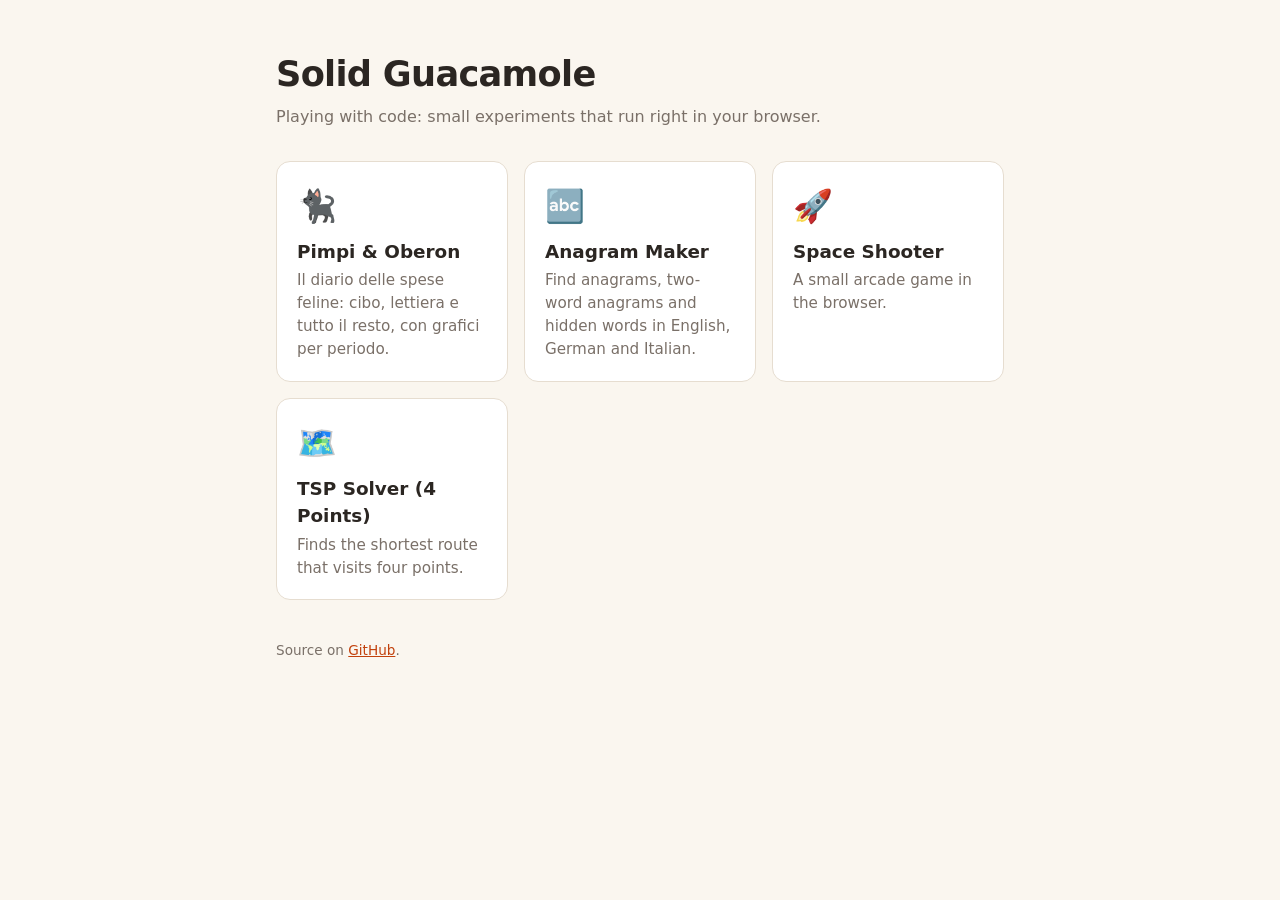
<file: index.html>
<!DOCTYPE html>
<html lang="en">
<head>
<meta charset="UTF-8">
<meta name="viewport" content="width=device-width, initial-scale=1.0">
<title>Solid Guacamole</title>
<style>
  :root {
    --bg: #faf6ef;
    --panel: #ffffff;
    --text: #2b2622;
    --muted: #7a7068;
    --border: #e6ddd0;
    --accent: #c2410c;
  }
  @media (prefers-color-scheme: dark) {
    :root {
      --bg: #1b1916;
      --panel: #25221e;
      --text: #f1ebe2;
      --muted: #a89e92;
      --border: #3a352f;
      --accent: #fb923c;
    }
  }
  * { box-sizing: border-box; }
  body {
    margin: 0;
    background: var(--bg);
    color: var(--text);
    font-family: system-ui, -apple-system, "Segoe UI", Roboto, sans-serif;
    line-height: 1.5;
  }
  main { max-width: 760px; margin: 0 auto; padding: 48px 16px 64px; }
  h1 { font-size: 2.2rem; margin: 0 0 4px; letter-spacing: -0.02em; }
  .sub { color: var(--muted); margin: 0 0 32px; }
  .grid { display: grid; grid-template-columns: repeat(auto-fill, minmax(220px, 1fr)); gap: 16px; }
  a.card {
    display: block; text-decoration: none; color: inherit;
    background: var(--panel); border: 1px solid var(--border); border-radius: 14px;
    padding: 20px; transition: transform .15s ease, border-color .15s ease;
  }
  a.card:hover { transform: translateY(-2px); border-color: var(--accent); }
  .emoji { font-size: 2rem; }
  h2 { font-size: 1.15rem; margin: 8px 0 4px; }
  .card p { color: var(--muted); margin: 0; font-size: .95rem; }
  footer { color: var(--muted); font-size: .85rem; margin-top: 40px; }
  footer a { color: var(--accent); }
</style>
</head>
<body>
<main>
  <h1>Solid Guacamole</h1>
  <p class="sub">Playing with code: small experiments that run right in your browser.</p>

  <div class="grid">
    <a class="card" href="gatti/">
      <div class="emoji">🐈‍⬛</div>
      <h2>Pimpi &amp; Oberon</h2>
      <p>Il diario delle spese feline: cibo, lettiera e tutto il resto, con grafici per periodo.</p>
    </a>
    <a class="card" href="Anagram%20Maker.html">
      <div class="emoji">🔤</div>
      <h2>Anagram Maker</h2>
      <p>Find anagrams, two-word anagrams and hidden words in English, German and Italian.</p>
    </a>
    <a class="card" href="Space%20Shooter.html">
      <div class="emoji">🚀</div>
      <h2>Space Shooter</h2>
      <p>A small arcade game in the browser.</p>
    </a>
    <a class="card" href="TSP%20Solver%20GUI%20for%204%20Points.html">
      <div class="emoji">🗺️</div>
      <h2>TSP Solver (4 Points)</h2>
      <p>Finds the shortest route that visits four points.</p>
    </a>
  </div>

  <footer>Source on <a href="https://github.com/KappaMagna/solid-guacamole">GitHub</a>.</footer>
</main>
</body>
</html>
</file>
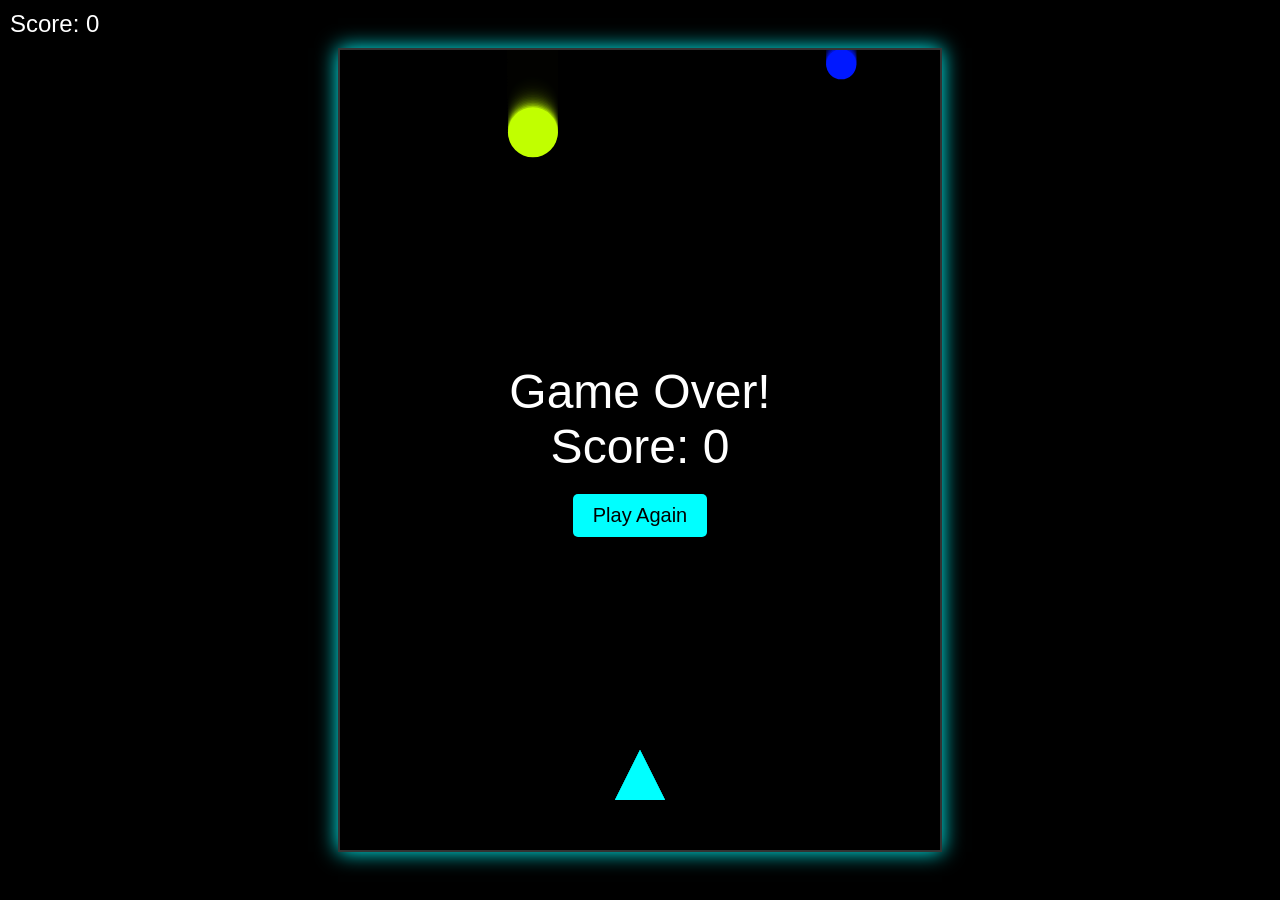
<file: Space Shooter.html>
<!DOCTYPE html>
<html>
<head>
            <style>.lw { font-size: 60px; }</style>
        </head>
        <body>
            


    <title>Space Shooter</title>
    <style>
        body {
            margin: 0;
            overflow: hidden;
            background-color: #000;
            display: flex;
            justify-content: center;
            align-items: center;
            height: 100vh;
            font-family: Arial, sans-serif;
        }
        canvas {
            border: 2px solid #333;
            box-shadow: 0 0 20px #0ff;
        }
        #gameOver {
            position: absolute;
            color: white;
            font-size: 48px;
            text-align: center;
            display: none;
        }
        #score {
            position: absolute;
            top: 10px;
            left: 10px;
            color: white;
            font-size: 24px;
        }
        #restart {
            padding: 10px 20px;
            font-size: 20px;
            background: #0ff;
            border: none;
            border-radius: 5px;
            cursor: pointer;
            margin-top: 20px;
        }
    </style>


    <div id="score">Score: 0</div>
    <canvas id="gameCanvas" width="600" height="800"></canvas>
    <div id="gameOver" style="display: block;">
        Game Over!<br>
        <span id="finalScore">Score: 0</span><br>
        <button id="restart">Play Again</button>
    </div>

    <script>
        const canvas = document.getElementById('gameCanvas');
        const ctx = canvas.getContext('2d');
        const scoreElement = document.getElementById('score');
        const gameOverElement = document.getElementById('gameOver');
        const finalScoreElement = document.getElementById('finalScore');
        const restartButton = document.getElementById('restart');

        // Game state
        let score = 0;
        let gameRunning = true;
        
        // Player
        const player = {
            x: canvas.width / 2 - 25,
            y: canvas.height - 100,
            width: 50,
            height: 50,
            speed: 5,
            color: '#0ff',
            bullets: [],
            lastShot: 0,
            shootDelay: 300,
            draw() {
                ctx.fillStyle = this.color;
                // Draw ship (triangle)
                ctx.beginPath();
                ctx.moveTo(this.x + this.width/2, this.y);
                ctx.lineTo(this.x, this.y + this.height);
                ctx.lineTo(this.x + this.width, this.y + this.height);
                ctx.closePath();
                ctx.fill();
                
                // Draw bullets
                ctx.fillStyle = '#ff0';
                this.bullets.forEach(bullet => {
                    ctx.fillRect(bullet.x, bullet.y, bullet.width, bullet.height);
                });
            },
            update() {
                // Move bullets
                this.bullets = this.bullets.filter(bullet => {
                    bullet.y -= 10;
                    return bullet.y > 0;
                });
            },
            shoot() {
                const now = Date.now();
                if (now - this.lastShot > this.shootDelay) {
                    this.bullets.push({
                        x: this.x + this.width/2 - 2.5,
                        y: this.y,
                        width: 5,
                        height: 15
                    });
                    this.lastShot = now;
                }
            }
        };

        // Enemies
        const enemies = [];
        let lastEnemy = 0;
        const enemyDelay = 1000;

        function createEnemy() {
            const size = Math.random() * 30 + 20;
            enemies.push({
                x: Math.random() * (canvas.width - size),
                y: -size,
                width: size,
                height: size,
                speed: Math.random() * 2 + 1,
                color: `hsl(${Math.random() * 360}, 100%, 50%)`
            });
        }

        // Controls
        const keys = {
            ArrowLeft: false,
            ArrowRight: false,
            ArrowUp: false,
            ArrowDown: false,
            ' ': false
        };

        window.addEventListener('keydown', (e) => {
            if (keys.hasOwnProperty(e.key)) {
                keys[e.key] = true;
            }
        });

        window.addEventListener('keyup', (e) => {
            if (keys.hasOwnProperty(e.key)) {
                keys[e.key] = false;
            }
        });

        // Game loop
        function gameLoop() {
            if (!gameRunning) return;
            
            // Clear canvas
            ctx.fillStyle = 'rgba(0, 0, 0, 0.2)';
            ctx.fillRect(0, 0, canvas.width, canvas.height);
            
            // Handle controls
            if (keys.ArrowLeft && player.x > 0) player.x -= player.speed;
            if (keys.ArrowRight && player.x < canvas.width - player.width) player.x += player.speed;
            if (keys.ArrowUp && player.y > 0) player.y -= player.speed;
            if (keys.ArrowDown && player.y < canvas.height - player.height) player.y += player.speed;
            if (keys[' ']) player.shoot();
            
            // Spawn enemies
            const now = Date.now();
            if (now - lastEnemy > enemyDelay) {
                createEnemy();
                lastEnemy = now;
            }
            
            // Update and draw player
            player.update();
            player.draw();
            
            // Update and draw enemies
            for (let i = enemies.length - 1; i >= 0; i--) {
                const enemy = enemies[i];
                enemy.y += enemy.speed;
                
                // Draw enemy
                ctx.fillStyle = enemy.color;
                ctx.beginPath();
                ctx.arc(enemy.x + enemy.width/2, enemy.y + enemy.height/2, enemy.width/2, 0, Math.PI * 2);
                ctx.fill();
                
                // Check collision with player
                if (
                    player.x < enemy.x + enemy.width &&
                    player.x + player.width > enemy.x &&
                    player.y < enemy.y + enemy.height &&
                    player.y + player.height > enemy.y
                ) {
                    gameOver();
                    break;
                }
                
                // Check collision with bullets
                for (let j = player.bullets.length - 1; j >= 0; j--) {
                    const bullet = player.bullets[j];
                    if (
                        bullet.x < enemy.x + enemy.width &&
                        bullet.x + bullet.width > enemy.x &&
                        bullet.y < enemy.y + enemy.height &&
                        bullet.y + bullet.height > enemy.y
                    ) {
                        enemies.splice(i, 1);
                        player.bullets.splice(j, 1);
                        score += 10;
                        scoreElement.textContent = `Score: ${score}`;
                        break;
                    }
                }
                
                // Remove enemies that go off screen
                if (enemy.y > canvas.height) {
                    enemies.splice(i, 1);
                }
            }
            
            requestAnimationFrame(gameLoop);
        }

        function gameOver() {
            gameRunning = false;
            finalScoreElement.textContent = `Score: ${score}`;
            gameOverElement.style.display = 'block';
        }

        function restart() {
            score = 0;
            scoreElement.textContent = `Score: ${score}`;
            enemies.length = 0;
            player.bullets.length = 0;
            player.x = canvas.width / 2 - 25;
            player.y = canvas.height - 100;
            gameOverElement.style.display = 'none';
            gameRunning = true;
            gameLoop();
        }

        restartButton.addEventListener('click', restart);

        // Start game
        gameLoop();
    </script>



            <script>// Write JavaScript here</script>
        
    
</body>
</file>
